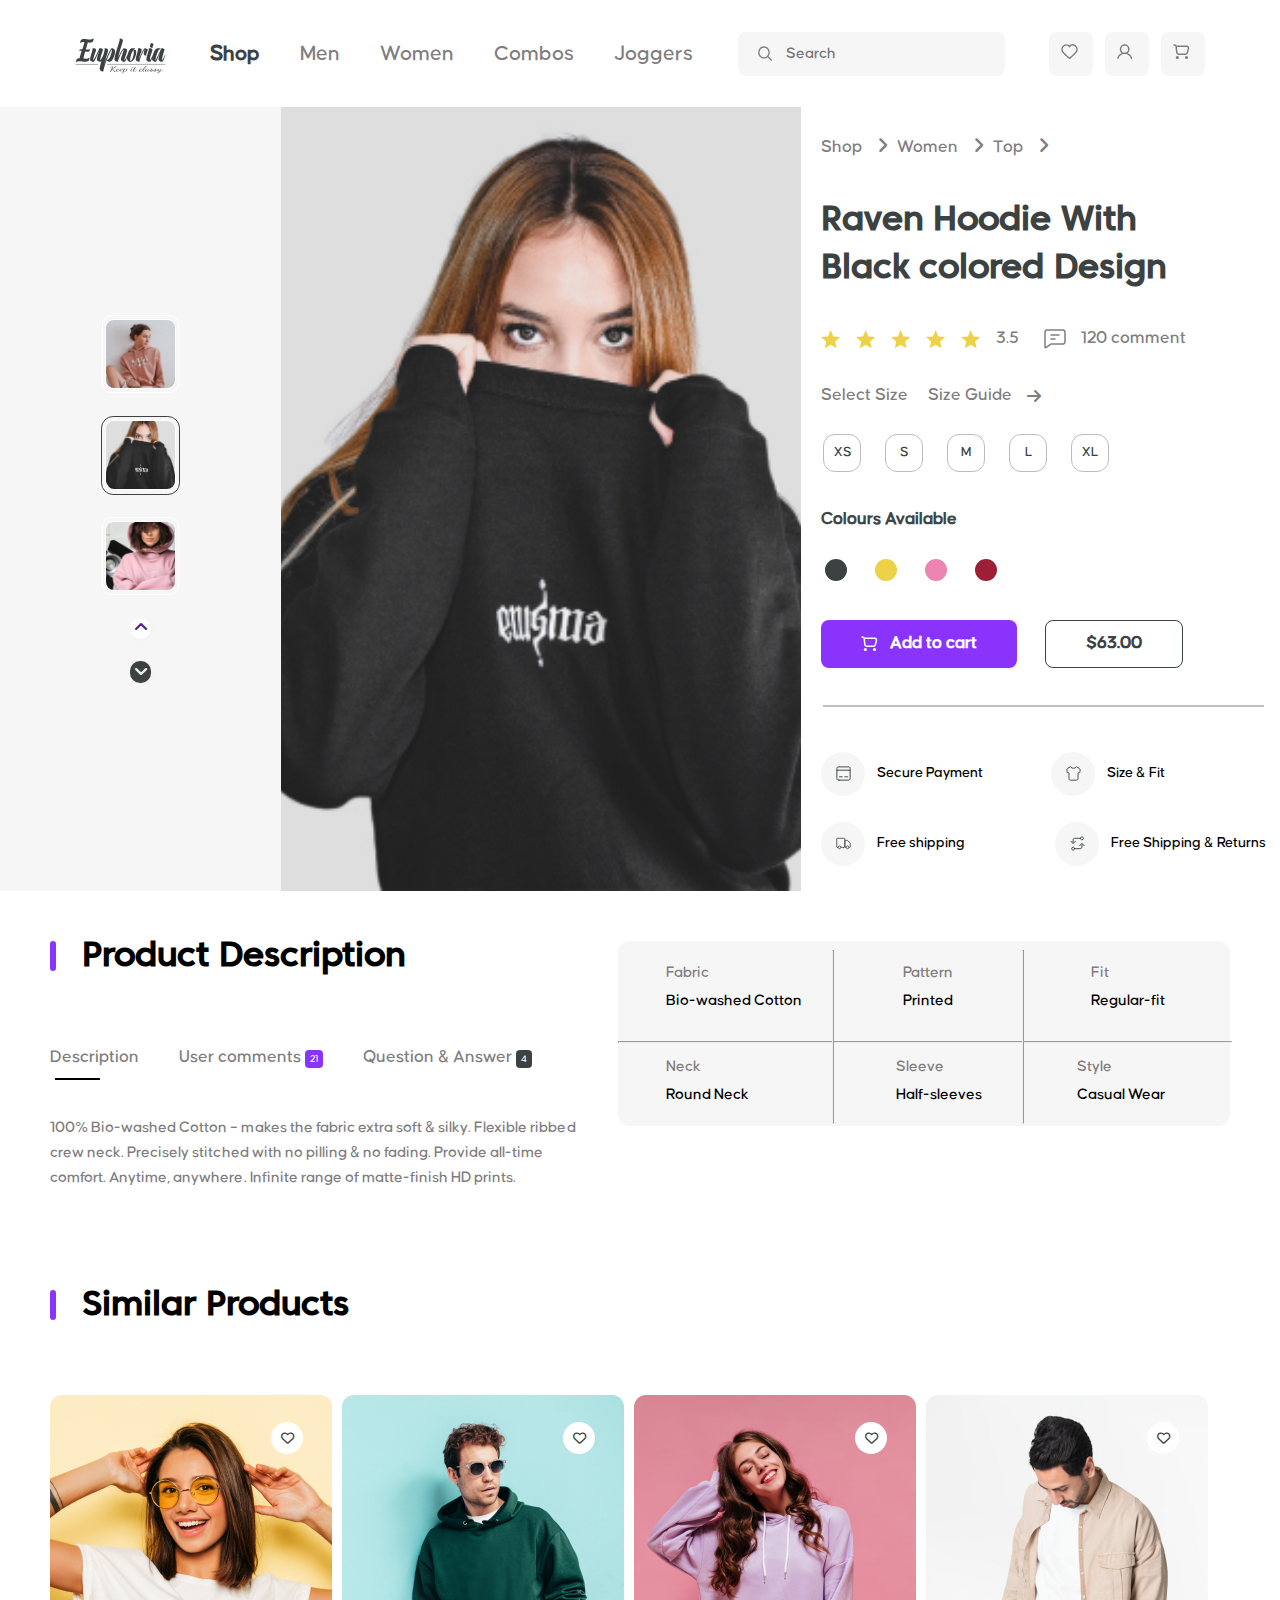
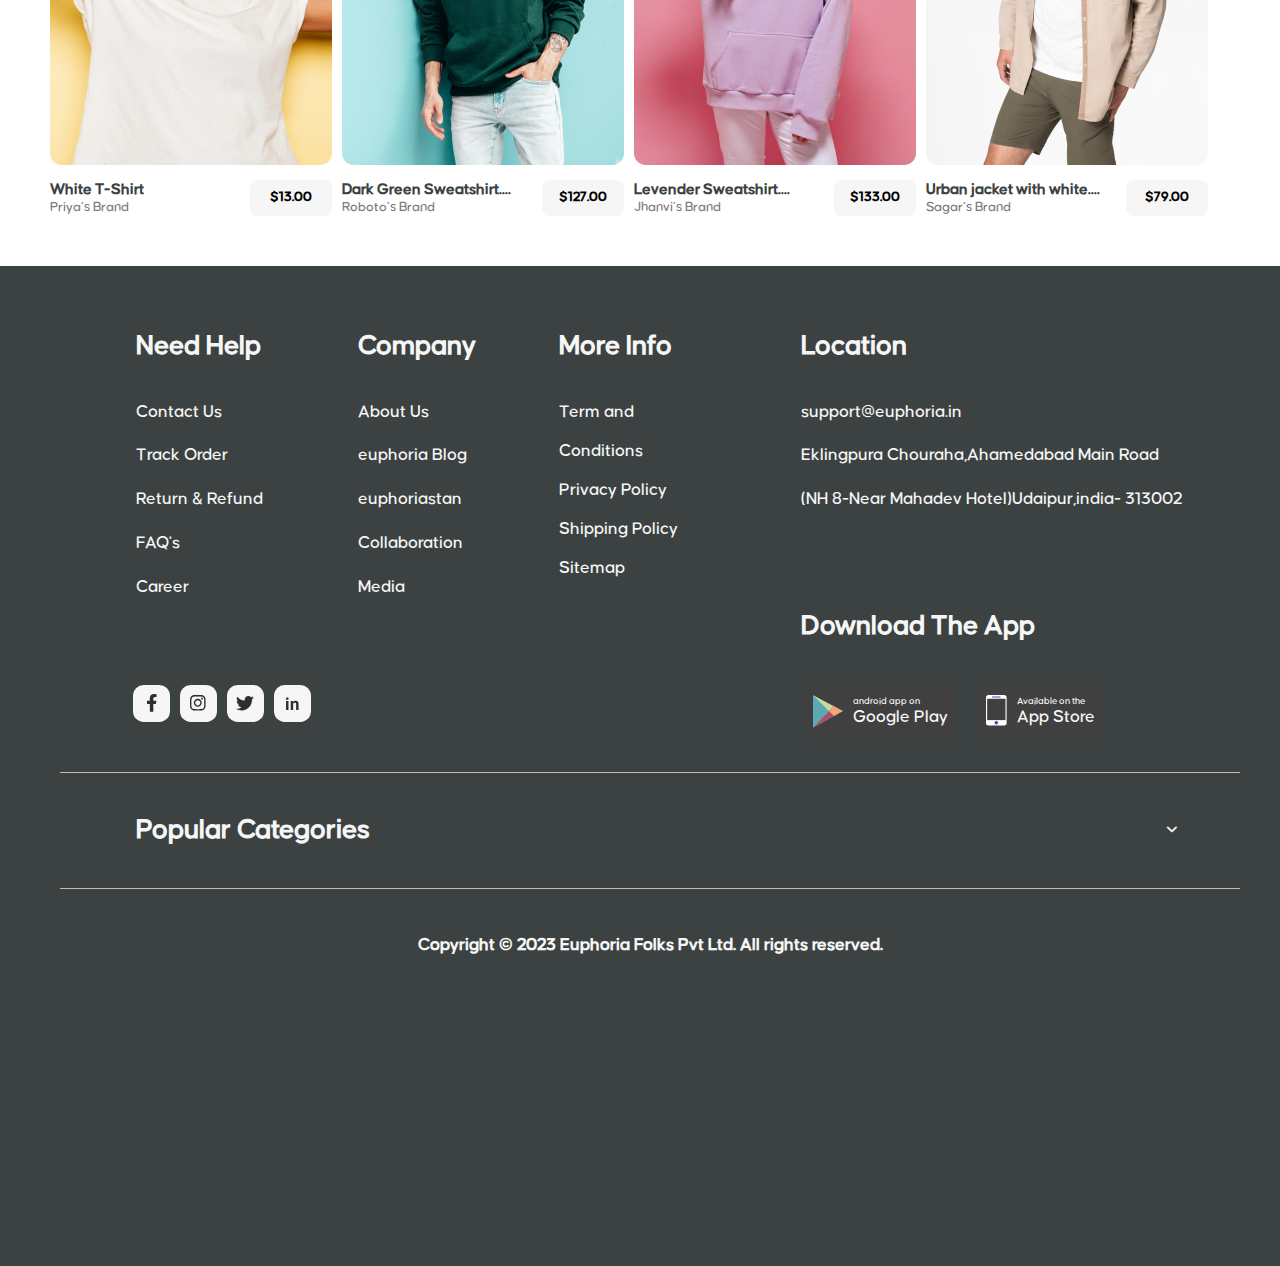
<file: product.html>
<!DOCTYPE html>
<html lang="en">
<head>
  <meta charset="UTF-8">
  <meta name="viewport" content="width=device-width, initial-scale=1.0">
  <title>product details</title>
  <link rel="stylesheet" href="https://cdnjs.cloudflare.com/ajax/libs/font-awesome/6.0.0-beta3/css/all.min.css">

  <link rel="stylesheet" href="https://cdnjs.cloudflare.com/ajax/libs/font-awesome/6.4.2/css/all.min.css">
  <link rel="preconnect" href="https://fonts.googleapis.com">
  <link rel="preconnect" href="https://fonts.gstatic.com" crossorigin>
  <link href="https://fonts.googleapis.com/css2?family=Baloo+2:wght@400..800&family=Montserrat:ital,wght@0,100..900;1,100..900&family=Roboto:ital,wght@0,100;0,300;0,400;0,500;0,700;0,900;1,100;1,300;1,400;1,500;1,700;1,900&display=swap" rel="stylesheet">
  <link href="https://cdnjs.cloudflare.com/ajax/libs/font-awesome/6.0.0-beta3/css/all.min.css" rel="stylesheet">
  <link rel="stylesheet" href="style1.css">
  <link rel="stylesheet" href="responsive1.css">
</head>
<body>
  <header class="header">
    <div class="container">
      <div style="display: flex; align-items: center; gap: 15px;">
        <i class="fa-solid fa-bars" id="menuBar" style="color: #3C4242;" onclick="menutoggle()"></i>
      <a href=""><h1 class="Euphoria"><img src="images/Logo.svg" alt="Euphoria"></h1></a>
    </div>
      <div class="navbuttons">
      <ul id="menuList">
        <li><a href="#" style="color: #3C4242; font-weight: 700;">Shop</a></li>
        <li><a href="#">Men</a></li>
        <li><a href="#">Women</a></li>
        <li><a href="#">Combos</a></li>
        <li><a href="#">Joggers</a></li>
      </ul>
    </div>
      <div class="search">
        <img src="images/search.svg" alt="Search icon" class="lens">
        <input type="text" name="" id="searchbar" placeholder="Search">
      </div>
      <div class="navitems">
        <div class="profileitems" id="pfsearch">
          <img src="images/search.svg" alt="Search icon" class="pfli">
        </div>
        <div class="profileitems">
          <img src="images/wishlist.svg" alt="wishlist" class="pfli">
        </div>
        <div class="profileitems">
          <img src="images/account.svg" alt="Account" class="pfli">
        </div>
        <div class="profileitems">
          <img src="images/cart.svg" alt="Cart" class="pfli">
        </div>
      </div>
    </div>
  </header>

  <section class="productoverview">
    <div class="slide">
        <div class="gallary">
            <img src="images/img-25.jpg" alt="Slide Image1"  onclick="changeImage(this)">
          </div>
        <div class="gallary" id="gallarymid">
          <img src="images/img-16.jpg" alt="Slide Image2"onclick="changeImage(this)" >
        </div>
        <div class="gallary">
          <img src="images/img-26.jpg" alt="Slide Image3"onclick="changeImage(this)">
        </div>
        <div class="gupicon">
          <a href=""><i class="fa-solid fa-angle-up"></i></a>
        </div>
        <div class="gdownicon">
          <a href=""><i class="fa-solid fa-angle-down" style="color: #f6f6f6;"></i></a>
        </div>
    </div>

    <div class="productimage">
      <img class="mainimage"  src="images/img-16.jpg" alt="Product Image">
    

    <div class="productinformations">
      <div class="productPath">
        <ul>
          <a href=""><li>Shop</li></a><i class="fa-solid fa-angle-right"></i>
          <a href=""><li>Women</li></a><i class="fa-solid fa-angle-right"></i>
          <a href=""><li>Top</li></a><i class="fa-solid fa-angle-right"></i>
        </ul>
      </div>
      <div>
      <h1 class="productTitle">Raven Hoodie With 
        Black colored Design</h1></div>

        <div class="comments">
          <div class="rating">
            <img src="images/star.svg" alt="Star">
            <img src="images/star.svg" alt="Star">
            <img src="images/star.svg" alt="Star">
            <img src="images/star.svg" alt="Star">
            <img src="images/star.svg" alt="Star">
            <p>3.5</p>
          </div>
          <div class="comment">
            <img src="images/message.svg" alt="message">
            <p>120 comment</p>
          </div>
        </div>

        <div class="sizecollections">
          <div class="sizehead">
            <p>
              Select Size
            </p>
            <div class="sizeguide">
              <p>Size Guide </p>           
              <i class="fa-solid fa-arrow-right"></i>
            </div>
          </div>
          <div class="sizes">
            <div class="sizediv">
              <button class="size">XS</button>
            </div>
            
            <div class="sizediv">
              <button class="size">S</button>
            </div>
            <div class="sizediv">
              <button class="size">M</button>
            </div>
            <div class="sizediv">
              <button class="size">L</button>
            </div>
            <div class="sizediv">
              <button class="size">XL</button>
            </div>
          </div>
        </div>

        <div class="colorsection">
          <h1 class="colorhead">Colours Available</h1>
          <div class="colorpalate">
            <div class="color">
                <div class="black innercolor"></div>
            </div>
            <div class="color">
              <div class="yellow innercolor"></div>
            </div>
            <div class="color">
              <div class="pink innercolor"></div>
            </div>
            <div class="color">
              <div class="red innercolor"></div>
            </div>
          </div>
        </div>

        <div class="addtocart">
          <button class="add"><img src="images/cart (1).svg" alt="Cart icon">Add to cart</button>
          <button class="pricebutton">$63.00</button>
        </div>
        <hr style="border: 1px solid #BEBCBD;margin: 2px;">
        <div class="moreoptions">
        <div class="options">
          <div class="option">
            <div class="optnicon">
              <img src="images/credit card.svg" alt="Credit Card"style="width: 15px;height: 15px;">
            </div>
            <span class="optncap">Secure Payment</span>
          </div>
          <div class="option">
            <div class="optnicon">
              <img src="images/Size&Fit.svg" style="width: 15px;height: 15px;" alt="Size&Fit">
            </div>
            <span class="optncap">Size & Fit</span>
          </div>
          </div>
          <div class="options" id="optn2">
          <div class="option">
            <div class="optnicon">
              <img src="images/truck.svg" alt="Truck"style="width: 15px;height: 15px;">
            </div>
            <span class="optncap">Free shipping</span>
          </div>
          <div class="option">
            <div class="optnicon">
              <img src="images/Free-Shipping&Returns.svg" alt="Free-Shipping&Returns"style="width: 15px;height: 15px;">
            </div>
            <span class="optncap">Free Shipping & Returns</span>
          </div>
        </div>
        </div>
    </div>
  </div>
  </section>

  <section class="description">
    <div class="padding">
      <div class="leftdescription">
        <div class="subTitle">
          <div class="purple"></div>
          <h1 class="subHead">Product Description</h1>
        </div>
        <div class="navigate">
          <ul>
            <a href=""><li>Description</li></a>
            <a href=""><li>User comments <span class="cmnt">21</span></li></a>
            <a href=""><li>Question & Answer <span class="qna">4</span></li></a>
          </ul>
        </div>
        <hr style="margin: 0px; width: 43px; border: 1.4px solid #000000;margin: 5px;">
        <p class="productdetails">100% Bio-washed Cotton – makes the fabric extra soft & silky. Flexible ribbed crew neck. Precisely stitched with no pilling & no fading. Provide  all-time comfort. Anytime, anywhere. Infinite range of matte-finish HD prints.</p>
    </div>
    <div class="rightporion">
      <div class="right">
        <hr class="middlepart">
        <div class="flexes">
          
          <div class="toppart">
            <div id="one" class="metrl">
              <p class="meterials">Fabric</p>
              <p class="meterial">Bio-washed Cotton</p>
            </div>
            <div class="two metrl">
              <p class="meterials">Pattern</p>
              <p class="meterial">Printed</p>
            </div>
            <div class="three metrl">
              <p class="meterials">Fit</p>
              <p class="meterial">Regular-fit</p>
            </div>
          </div>
          <div class="downpart">
            <div id="one" class="metrl">
              <p class="meterials">Neck</p>
              <p class="meterial">Round Neck</p>
            </div>
            <div class="two metrl">
              <p class="meterials">Sleeve</p>
              <p class="meterial">Half-sleeves</p>
            </div>
            <div class="three metrl">
              <p class="meterials">Style</p>
              <p class="meterial">Casual Wear</p>
            </div>
          </div>
          <hr class="colm1">
          <hr class="colm2">
        </div>
      </div>
    </div>
    
  </div>
  </section>

  <section class="similarproducts">
    <div class="padding">
      <div class="subTitle">
        <div class="purple"></div>
        <h1 class="subHead">Similar Products</h1>
      </div>

      <div id="similarproductflex"></div>
    </div>
  </section>

  <footer>
    <div class="padding">
      <div class="innerbox">
        <div class="links">
          <div class="sec" id="help">
            <h5>Need Help</h5>
            <div class="innersec">
              <a href=""><p>Contact Us</p></a>
              <a href=""><p>Track Order</p></a>
              <a href=""><p>Return & Refund</p></a>
              <a href=""><p>FAQ's</p></a>
              <a href=""><p>Career</p></a>
            </div>
          </div>
          <div class="sec" id="company">
            <h5>Company</h5>
              <div class="innersec">
                <a href=""><p>About Us</p></a>
                <a href=""><p>euphoria Blog</p></a>
                <a href=""><p>euphoriastan</p></a>
                <a href=""><p>Collaboration</p></a>
                <a href=""><p>Media</p></a>
              </div>
          </div>
          <div class="sec" id="moreinfo">
            <h5>More Info</h5>
            <div class="innersec">
              <a href=""><p>Term and Conditions</p></a>
              <a href=""><p>Privacy Policy</p></a>
              <a href=""><p>Shipping Policy</p></a>
              <a href=""><p>Sitemap</p></a>
            </div>
          </div>
          <div class="sec" id="location">
            <h5>Location</h5>
            <div class="innersec">
              <a href=""><p>support@euphoria.in</p></a>
              <a href=""><p>Eklingpura Chouraha,Ahamedabad Main Road</p></a>
              <a href=""><p>(NH 8-Near Mahadev Hotel)Udaipur,india- 313002</p></a>
            </div>
          </div>
        
          <div class="download">
            <p>Download The App</p>
          </div>
        

          <div class="app">
            <div class="playstore">
              <div class="playstoreicon">
                <img src="images/playstore.svg" alt="PlayStore">
              </div>
              <div class="googleplay">
                <a href=""><p>android app on</p></a>
                <a href=""><p class="appname">Google Play</p></a>
              </div>
            </div>

            <div class="applestore">
              <div class="appstoreicon">
                <img src="images/phone.svg" alt="Phone">
              </div>
              <div class="apple">
                <a href=""><p>Available on the</p></a>
                <a href=""><p class="appname">App Store</p></a>
              </div>
            </div>
          </div>

          <div class="social">
            <div class="facebook">
              <img src="images/facebook.svg" alt="facebook">
            </div>
            <div class="insta">
              <img src="images/instagram.svg" alt="instagram">
            </div>
            <div class="twitter">
              <img src="images/twitter.svg" alt="twitter">
            </div>
            <div class="linkedin">
              <img src="images/linkedin.svg" alt="linkedin">
            </div>
          </div>
          </div>

          <div class="topdown">
            <div class="Populardiv">
              <div class="popularflex">
                <p class="Popular">Popular Categories</p>
                <button class="dropdownbutton" id="dropdownbutton">
                  <i class="fa-solid fa-angle-down" style="color: #f6f6f6;" id="downicon"></i>
                </button>
              </div>
  
              <div class="dropdownlist" id="drop">
                    <a href="" class="dropitem"><p>Term and Conditions</p></a>
                    <a href=""class="dropitem"><p>Privacy Policy</p></a>
                    <a href=""class="dropitem"><p>Shipping Policy</p></a>
                    <a href=""class="dropitem"><p>Sitemap</p></a>
                
              </div>
            </div>
            <div class="cop">
              <p class="Copyright">Copyright © 2023 Euphoria Folks Pvt Ltd. All rights reserved.</p>
            </div>
            
          </div>
         
      </div>
    
  </footer>

  <script src="script1.js"></script>
</body>
</html>
</file>
<file: style1.css>
@font-face {
  font-family: Core Sans C;
  src: url(/fonts/CoreSansC-55Medium.ttf);
}
@font-face {
  font-family: Causten;
  src: url(/fonts/Causten-Medium.otf);
}
.montserrat-montserrat {
  font-family: "Montserrat", serif;
  font-optical-sizing: auto;
  font-style: normal;
}
button,.rating img,.brands img{
  cursor: pointer;
}
p ,h1,h2,h3,h4,h5,div,h6{
  margin: 0px;
}
body a{
  text-decoration: none;
}
body{
  font-family:'Core Sans C';
  margin: 0px;
  padding: 0px;
  height: auto;
}
.padding{
padding: 50px 100px 50px 102px;
box-sizing: border-box;
}
.Euphoria{
  margin: 0px;
  width: 91.16px;
  height: 45px;
}
.Euphoria img{
  height: 45px; 
  width: 91.16px;
  cursor: pointer;
}
ul{
  font-family:'Causten' ;
  font-size: 22px;
  font-weight: 500;
  line-height: 26.4px;
  padding: 0px;
  list-style: none;
}
ul li a{
  text-decoration: none;
  transition:0.1s;
}
.navbuttons ul li a,.productPath ul a,.productPath ul i ,.navigate ul li{
  color:#807D7E;
}
.navbuttons ul,.productPath ul,.navigate ul{
  display: flex;
  margin: 0px;
  height: 26px;
  gap: 40px;
}
.header{
  position: relative;
  z-index: 1;
  box-sizing: border-box;
  background-color: white;
}
.container{
  padding: 31px 100px;
}
.container,.navbuttons,.navitems{
  display: flex;
  align-items: center;
  justify-content: space-between;
  align-items: center;
}
.navitems,.search{
  gap: 12px;
}
.search{
  width: 267px;
  height: 44px;
  padding: 12px 20px;
  border:none;
  background-color: #F6F6F6;
  box-sizing: border-box;
  display: flex;
  align-items: center;
  cursor: pointer;
  border-radius: 8px;
}
#searchbar{
  font-family: 'Causten';
  font-size: 16px;
  font-weight: 400;
  height: 19px;
  border: none;
  background-color: #F6F6F6;
  width: 49px;
}
.lens{
  height: 14.17px;
  width: 14.17px;
}
#pfsearch{
  display: none;
}
.fa-bars{
  display: none;
}
.navitems{
  width:156px ;
  height: 44px;
}
.profileitems{
  height:44px ;
  width: 44px;
  border-radius: 8px;
  padding: 12px;
  background-color: #F6F6F6;
  box-sizing: border-box;
  cursor: pointer;
}
.prfli{
  width: 20px;
  height: 20px;
}
ul li a:active,ul li a:hover,.productPath ul a li:active,.productPath ul a li:hover,.productPath ul i:hover,.navigate ul li:hover,.navigate ul li:active {
  color: #3C4242; 
  font-weight: 700;
 }
.productoverview{
  height: auto;
  display: flex;
  position: relative;
}
.slide{
  display: flex;
  flex-direction: column;
  gap: 22.68px;
  align-items: center;
  justify-content: center;
  width: 281px;
  height: 784px;
  background-color: #F6F6F6;
  position: relative;
}
.gallary{
  display: flex;
  justify-content: center;
  align-items: center;
  width: 75.6px;
  height: 75.6px;
  border-radius: 9.07px;
  border: 0.53px solid #FFFFFF;
  transition: all 0.2s ease;
}
#gallarymid,.gallary:hover,.gallary:active{
  border: 0.76px solid #3C4242;
  width: 77.11px;
  height: 77.11px;
  border-radius:12.1px ;
}
.gallary img{
  width:68.04px ;
  height: 68.04px;
  object-fit: cover;
  border-radius: 9.07px;
  border: 0.53px solid #FFFFFF;
}
.gdownicon,.gupicon{
  display: flex;
  align-items: center;
  justify-content: center;
  width: 21.17px;
  height: 21.17px;
  border-radius: 10px;
  box-shadow: 0.76px 0.76px 3.02px 0px #0000000A;
  background-color: #FFFFFF;
  align-items: center;
  position: relative;
  cursor: pointer;
}
.gallaryicon i{
  width: 5.29px;
  height: 8.23px;
}
.gdownicon{
  background-color: #3C4242;
}
.productimage{
  display: flex;
  gap: 20px;
  position: relative;
  height: auto;
}
.mainimage{
  height: auto;
  width: 520px;
  object-fit: cover;
  left: 214px;
}
.productinformations{
  display: flex;
  flex-direction: column;
  gap: 35px;
  left: 808px;
  padding-top: 30px;
  height: inherit;
}
.productPath ul{
  gap: 15px;
  font-size: 18px;
  font-family: 'Causten';
  line-height: 21.6px;
  font-weight: 500;
}
.productPath ul a li{
  transition: all ease;
}
.productPath ul i{
  width:5px;
  height: 10.14px;
}
.productTitle{
  font-weight: 600;
  font-size: 34px;
  line-height: 47.6px;
  color:#3C4242;
  letter-spacing: 2%;
  width: 393px;
}
.comments{
  height: 22px;
  display: flex;
  gap: 25px;
  align-items: center;
}
.comment,.rating,.sizeguide{
  display: flex;
  gap: 15px;
  align-items: center;
}
.comment p,.rating p{
  font-family: 'Causten';
  font-size: 18px;
  font-weight: 500;
  line-height: 21.6px;
  color: #807D7E;
}
.sizecollections{
  display: flex;
  flex-direction: column;
  gap: 25px;
}
.sizehead{
  display: flex;
  gap: 20px;
  align-items: center;
}
.sizehead p{
  font-family: 'Causten';
  font-size: 18px;
  font-weight: 500;
  line-height: 21.6px;
  color: #807D7E;
  transition: all  ease;
}
.sizeguide i{
  color: #807D7E;
  transition: all ease;
}
.sizehead p:hover,.sizehead p:active,.sizeguide i:hover,.sizeguide i:active{
  font-weight:600 ;
  color: #3F4646;
}
.sizes{
  display: flex;
  gap: 20px;
}
.sizediv{
  width: 42px;
  height: 42px;
  display: flex;
  justify-content: center;
  align-items: center;
}
.size{
  width: 38px;
  height: 38px;
  border-radius: 12px;
  border: 1.5px solid #BEBCBD;
  display: flex;
  justify-content: center;
  align-items: center;
  background-color:#FFFFFF;
  font-family: 'Causten';
  font-size: 14px;
  font-weight: 500;
  color: #3C4242;
  line-height: 16.8px;
  transition: all ease;
}
.size:hover,.size:active{
  background-color: #3C4242;
  color: #FFFFFF;
}
.colorpalate{
  display: flex;
  gap:20px ;
  height: 30px;
}
.colorsection{
  display: flex;
  gap: 25px;
  flex-direction: column;
}
.colorhead{
  font-family:"Causten";
  font-Weight:600;
  font-size: 18px;
  line-height:21.6px;
  color: #3F4646;
}
.color{
  display: flex;
  align-items: center;
  justify-content: center;
  width: 30px;
  height: 30px;
  border-radius: 15px;
  transition: all ease;
}
.color:hover,.color:active{
  border: 1px solid #3F4646;
}
.innercolor{
  width: 22px;
  height: 22px;
  border-radius: 11px;
}
.black{
  background-color: #3C4242;
}
.yellow{
  background-color: #EDD146;
}
.pink{
  background-color:#EB84B0 ;
}
.red{
  background-color: #9C1F35;
}
.addtocart{
  width: 362px;
  justify-content: space-between;
  display: flex;
}
.add,.pricebutton{
  padding: 12px 40px;
  border-radius: 8px;
  display: flex;
  gap: 12px;
  font-family: 'Causten';
  font-size: 18px;
  font-weight: 700;
  line-height: 21.6px; 
}
.add{
  background-color:#8A33FD ;
  color: #FFFFFF;
  border: none;
  font-weight: 600;
  align-items: center;
}
.pricebutton{
  border: 1px solid #3C4242;
  color: #3C4242;
  background-color: #FFFFFF;
}
.options{
  display: flex;
  gap: 68px;
  padding-top: 5px;
}
.option{
  display: flex;
  gap: 16px;
  height: 50px;
  align-items: center;
}
.optnicon{
  display: flex;
  justify-content: center;
  align-items: center;
  width: 44px;
  height:44px;
  border-radius: 22px;
  background-color: #F6F6F6;
  cursor: pointer;
}
.optncap{
  font-family: "Causten";
font-weight: 500;
font-size: 18px;
line-height: 21.6px;
}
#optn2{
  padding-top: 20px;
  gap: 90px;
}
.padding{
  padding: 100px;
  position: relative;
}
.subTitle{
  display: flex;
  gap: 26px;
  margin-bottom: 72px;
}
.purple{
  width: 6px;
  height: 30px;
  border-radius: 10px;
  background-color: #8A33FD;
}
.subHead{
  font-size: 34px;
  font-weight: 600;
  line-height: 33.5px;
  letter-spacing: 2%;
}
.navigate ul a li{
  font-family: 'Causten';
  font-size: 18px;
  font-weight: 400;
  line-height: 21.6px;
  transition: all ease;
}
.navigate ul a li:hover,.navigate ul a li:active{
  font-weight: 500;
  padding-bottom:10px ;
}
.cmnt,.qna{
  width: 20px;
  height: 20px;
  padding: 4px 5px;
  font-family: 'Causten';
  font-size: 10px;
  line-height: 12px;
  font-weight: 500;
  background-color: #8A33FD;
  color: #FFFFFF;
  border-radius: 4px;
}
.qna{
  background-color:#3C4242 ;
}
.description .padding{
  display: flex;
  justify-content: space-between;
  gap: 26px;
}
.productdetails{
  font-family: 'Causten';
  font-weight: 400;
  font-size: 16px;
  line-height: 25px;
  color: #807D7E;
  letter-spacing: .02px;
  padding-top: 30px;
}
.rightporion{
  position: relative;
}
.right{
  width: 612px;
  height: 185px;
  background-color:#F6F6F6 ;
  border-radius: 12px;
  box-sizing: content-box;
}
.middlepart{
  position: absolute;
  top: 92px;
  width: 612.0000000000023px;
}

 .toppart,.downpart{
  display: flex;
  justify-content: space-between;
  align-items: center;
}

.flexes{
  width: 516px;
  height: 172px;
  position: relative;
  left: 48px;
  top: 7px;
  display: flex;
  justify-content: space-between;
  flex-direction: column;
}
.toppart div,.downpart div{
  padding: 17px ;
  height: 44px;
}
#one{
  padding-left: 0px;
  width: 138px;
}
.two{
  width: 89px;
}
.colm1,.colm2{
  position: absolute;
  width: 172px;
  top: 80px;
  left: 80px;
  rotate: 90deg;
}
.colm2{
  left: 270px;
}
.flexes p{
  font-family: 'Causten';
  font-weight: 400;
  font-size: 16px;
  line-height: 16px;
  letter-spacing: .02px;
}
.metrl{
  display: flex;
  flex-direction: column;
  justify-content: space-between;
}
.meterials{
  color: #807D7E;
}
.meterial{
  font-weight: 500;
}
#similarproductflex{
  left: -2px;
  display: flex;
  gap: 36px;
  margin: 0px;
}
.griditem{
  display: flex;
  flex-direction: column;
  gap: 14.52px;
  border-radius: 8px;
  overflow: hidden;
  position: relative;
}
.wishlistbutton{
  display: flex;
  align-items: center;
  justify-content: center;
  position: absolute;
  top:26.73px ;
  left:228.95px ;
  width: 32.36px;
  height: 32.36px;
  border-radius: 100%;
  border: none;
  background-color: #FFFFFF;
}
.like{
  width: 13.75px;
  height: 12.22px;
  cursor: pointer;
  transition: background-color 0.3s;
  color: #3C4242;
}
.prodescription{
  display: flex;
}
.lpinfo{
  font-size:16px ;
  font-weight:600 ;
  font-family:'Causten' ;
  line-height: 19.2px;
  color:#3C4242 ;
}
.brandname{
  font-size: 14px;
  font-weight:500 ;
  font-family:'Causten' ;
  line-height: 16.8px;
  color:#807D7E ;
}
.price{
  position: absolute;
  right: 0px;
  width: 82.31px;
  height: 36.58px;
  border-radius: 8px;
  border: none;
  background-color: #F6F6F6;
  font-family: 'Causten';
  font-size: 14px;
  font-weight: 700;
  line-height: 16.8px;
  text-align: center;
}
footer .padding{
  min-height:900px;
  background-color: #3C4242; 
  color: #F6F6F6;
}
footer .padding{
  box-sizing: inherit;
}
footer a{
  color: #F6F6F6;
}
.innerbox{
  padding-left: 10px;
  position: relative;
}
.links{
  display: flex;
  padding-left: 76px;
  gap: 80px;
}
.sec h5,footer h1,.download,.populars p{
  font-family: 'Causten';
  font-size: 28.58px;
  font-weight: 700;
  line-height: 61.99px;
}
.sec p{
  font-family: 'Causten';
  font-size: 18px;
  font-weight: 500;
  line-height: 39.04px;
}
footer .download{
  position: absolute;
  left: 751px;
  top: 280px;
}
.sec,.innersec{
  display: flex;
  flex-direction: column;
}
.sec{
  gap: 15px;
}
.innersec{
  justify-content: space-between;
}
#help{
  height: 292px;
  width: 142px;
}
#company{
  height: 292px;
  width: 121px;
}
#moreinfo{
  height: 248px;
  width: 162px;
}
#location{
  height: 204px;
  width: 394px;
}
#help .innersec,#company .innersec{
 height: 215px;
}
#moreinfo #innersec{
  height: 171px;
}
#location .innersec{
  height: 127px;
}
.app,.playstore,.applestore{
  display: flex;
  padding: 9.14px 8.67px;
  box-sizing: border-box;
}
.app{
  position: absolute;
  left: 746px;
  top: 361px;
  gap: 21.24px;
}
.playstore,.applestore{
  gap: 3.56px;
  background-color: #404040;
  border-radius: 12px;
}
.playstoreicon,.playstoreicon img{
  width: 29.65px;
  height: 32.98px;
}
.googleplay{
  padding-left: 6px;
}
.googleplay p,.googleplay .appname,.apple p{
  font-family: 'Causten';
  font-size: 10px;
  font-weight: 400;
  line-height: 12px;
}
.googleplay .appname,.applestore .appname{
  font-size: 18px;
  line-height: 21.6px;
}
.appstoreicon,.applestore img{
  width: 20.62px;
  height: 31.63px;
}
.applestore{
  gap: 10.43px;
}
.social{
  position: absolute;
  left: 83px;
  top: 369px;
  display: flex;
  gap: 9.97px;
}
.social div{
  display: flex;
  align-items: center;
  justify-content: center;
  width: 37.02px;
  height: 37.02px;
  background-color: #F6F6F6;
  border-radius: 10.68px;
  cursor: pointer;
  transition: all 0.2s ease;
}
.Populardiv{
  width: auto;
  border-bottom: 1px solid #BEBCBD;
  border-top: 1px solid #BEBCBD;
}
.topdown{
  position: absolute;
  top: 456px;
  width: 100%;
  flex-direction: column;
  justify-content: center;
}
.popularflex{
  position: relative;
  padding: 29px 76px;
}
.dropdownbutton{
  position: absolute;
  left: 1187.81px;
  top: 48px;
  background-color: transparent;
  border: none;
}
.dropdownlist{
  display: none;
} 
.Popular{
  font-family: 'Causten';
  font-size: 28.58px;
  font-weight: 700;
  line-height: 57.16px;
}
 .Copyright{
  padding-top: 39px;
  display: flex;
  justify-content: center;
  font-family: 'Causten';
  font-size: 18px;
  font-weight: 700;
  line-height: 36px;
 }

 ul li a:active,ul li a:hover{
  color: #3C4242; 
  font-weight: 700;
 }

.facebook:hover{
  background-color: #1877F2;
}
.insta:hover{
  background: linear-gradient(5deg, #833AB4, #E1306C, #FD1D1D, #F77737, #FFC837);
}
.twitter:hover{
  background-color: #1DA1F2;
}
.linkedin:hover{
  background-color: #0077B5;
}
</file>
<file: responsive1.css>
@media(max-width: 1435px){
  .rightimage,.leftimage {
    width: 610px;
    height: 610px;
  }
  .newArrivalitemsSlide{
    gap: 18px;
  }
  #newArrivals,#limelightflex,#similarproductflex{
    gap: 30px;
  }
  #imagegrid, #Womensitems{
    gap: 40px;
  }
  .brandbody{
    padding: 43.84px 50.98px 53.88px;
  }
}
@media(max-width: 1420px){
  #slideright{
    left: 1335px;
  }
  .rightimage,.leftimage,.sec1,.sec2 {
    width: 590px;
  }
  #limelightflex,#Womensitems{
    gap: 30px;
  }
  .dropdownbutton{
    left: 1100px;
  }
  #limelightflex,#newArrivals,#similarproductflex{
    gap: 22px;
  }
  #imagegrid{
    gap: 35px;
  }
}
@media(max-width: 1400px){
  .sec1, .sec2,.rightimage, .leftimage  {
    width: 570px;
  }
  .newArrivalitemsSlide {
    gap: 12px;
  }
  #imagegrid {
    gap: 30px;
  }
  #limelightflex,#similarproductflex{
    gap: 20px;
  }
}
@media(max-width:1385px){
  #limelightflex,#similarproductflex{
    gap: 15px;
  }
}
@media(max-width:1375px){
  #imagegrid,#Womensitems{
    gap: 22px;
  }
  #limelightflex,#similarproductflex{
    gap: 10px;
  }
  #slideright {
    left: 1300px;
  }
}
@media(max-width:1365px){
  #newArrivals {
    gap: 15px;
  }
  .newArrivalitemsSlide {
    gap: 10px;
  }
  #similarproductflex{
    gap: 5px;
  }
  #imagegrid {
    gap: 18px;
  }
}
@media(max-width:1355px){
  #Womensitems{
    gap: 15px;
  }
  #limelightflex {
    gap: 5px;
  }
}
@media(max-width:1345px){
  .sec1, .sec2 {
    width: 550px;
  }
  .newArrivalitemsSlide {
    gap: 5px;
  }
  #newArrivals {
    gap: 12px;
  }
  #limelightflex,#similarproductflex {
    gap: 3px;
  }
  #imagegrid {
    gap: 13px;
  }
  .rightimage, .leftimage {
    width: 580px;
    height: 570px;
  }
}
@media(max-width:1340px){
  .padding{
    padding: 50px 75px;
  }
  #slideright {
    left: 1250px;
  }
  #newArrivals {
    gap: 30px;
  }
  #limelightflex {
   gap: 18px;
  }
  #similarproductflex{
    gap: 15px;
  }
  .dropdownbutton {
    left: 1100px;
  }
}
@media(max-width:1330px){
  #newArrivals {
    gap:18px;
  }
  .newArrivalitemsSlide {
    gap: 15px;
  }
  .rightimage, .leftimage {
    width: 580px;
  }
  #limelightflex,#similarproductflex {
    gap: 10px;
  }
  .slidebar {
    left: 600px;
  }
}
@media(max-width:1320px){
  .optncap {
    font-size: 15px;
}
}
@media(max-width:1310px){
  .newArrivalitemsSlide {
    gap: 10px;
  }
  #newArrivals {
    gap: 12px;
  }
  .rightimage, .leftimage {
    width: 560px;
    height: 560px;
  }
  #imagegrid, #Womensitems,#similarproductflex{
    gap: 8px;
  }
  #limelightflex {
    gap: 5px;
  }
}
@media(max-width:1300px){
  .container {
    padding: 31px 75px;
  }
  .padding{
    padding: 50px;
  }
  .rightimage, .leftimage {
    width: 590px;
  }
  #imagegrid, #Womensitems,#newArrivals {
    gap: 28px;
  }
  #similarproductflex{
    gap: 20px;
  }
  .wishlistbutton{
    left: 220.95px;
  }
}
@media(max-width:1290px){
  #slideright {
    left: 1200px;
  }
  .slidebar {
    left: 580px;
  }
  #limelightflex {
    gap: 10px;
  }
  #similarproductflex{
    gap: 18px;
  }
}
@media(max-width:1280px){
  #newArrivals,#imagegrid, #Womensitems {
    gap: 23px;
  }
  .rightimage, .leftimage {
    width: 580px;
  }
  #similarproductflex{
    gap: 10px;
  }
  .option {
    gap: 12px;
  }
}
@media(max-width:1270px){
  .options {
    gap: 50px;
  }
  #optn2 {
    padding-top: 20px;
    gap: 70px;
  }
}
@media(max-width:1260px){
  #imagegrid, #Womensitems {
    gap: 18px;
  }
  #newArrivals{
    gap: 10px;
  }
  .rightimage, .leftimage {
    width: 570px;
  }
  .slidebar{
    left: 560px;
  }
  #limelightflex,#similarproductflex {
    gap: 5px;
  }
  .optncap{
    font-size: 15px;
  }
  #optn2 {
    padding-top: 20px;
    gap: 50px;
  }
  .options {
    gap: 30px;
  }
}
@media(max-width:1240px){
  #imagegrid, #Womensitems {
      gap: 10px;
  }
  .rightimage, .leftimage {
    width: 560px;
  }
  #slideright {
    left: 1150px;
  }
  .image{
    width: 253px;
  }
  #newArrivals{
    gap: 20px;
  }
  #limelightflex .gimg,#similarproductflex .gimg{
    width: 270px;
  }
  .dropdownbutton {
    left: 1000px;
  }
  #similarproductflex{
    gap: 12px;
  }
}
@media(max-width:1230px){
    .option{
      gap: 5px;
    }
}
@media(max-width:1220px){
  #imagegrid, #Womensitems {
    gap: 4px;
  }
  #newArrivals {
    gap: 14px;
  }
  .rightimage, .leftimage {
    width: 550px;
  }
  .sec1, .sec2 {
    width: 515px;
  }
  #similarproductflex{
    gap: 8px;
  }
  .navigate ul{
    gap: 30px;
  }
  .option{
    gap: 12px;
  }
  .optnicon{
    height: 33px;
    width: 33px;
  }
}
@media(max-width:1200px){
  #slideright {
    left: 1100px;
  }
  .sec2head{
    font-size: 30px;
  }
  .newArrivalitemsSlide, #newArrivals{
    gap: 5px;
    justify-content: center;
  }
  #newArrivals {
    gap: 10.58px;
  }
  .image {
    width: 220px;
    height: 220px;
  }
  .proinfo{
    font-size: 18px;
  }
  .rightimage, .leftimage {
    width: 540px;
    height: 550px;
  }
  .advcaption{
    width: 400px;
    top: 160px;
    left: 50px;
  }
  #limelightflex,#similarproductflex {
    gap: 95px;
  }
  .newArrivalSection .padding,.forwomen .padding,.limelight .padding{
    padding: 50px 100px;
  }
  #imagegrid, #Womensitems,#limelightflex,#similarproductflex{
    display: flex;
    flex-wrap: wrap;
    justify-content: center;
  }
  #Womensitems{
    gap: 100.58px;
  }
  .slide{
    width: 260px;
  }
  .productoverview{
    height: auto;
  }
  .navigate ul a li{
    font-size: 16px;
  }
}
@media(max-width:1190px){
 .navbuttons ul{
  gap: 20px;
  }
}
@media(max-width:1180px){
  .leftimage,.rightimage{
    width: 530px;
  }
  .advcaption {
    width: 430px;
    top: 130px;
    left: 50px;
  }
  .links{
    gap: 40px;
    padding-left: 60px;
  }
  .brandimages{
    gap: 15px;
  }
  .section2 {
    padding-top: 70px;
  }
  .right{
    width: 590px;
  }
  .productdetails{
    font-size: 14px;
    line-height: 20px;
  }
  .toppart div, .downpart div{
    padding: 12px;
  }
  .right,.middlepart {
    width: 560px;
  }
  .flexes{
    width: 500px;
    left: 24px;
  }
  .middlepart {
    top: 88px;
  }
}
@media(max-width:1160px){
  .slidebar {
    left: 540px;
  }
  .newArrivalSection .padding{
    padding: 50px 75px;
  }
  .brandimages {
    gap: 10px;
  }
  .leftimage, .rightimage {
    width: 520px;
  }
  .app,footer .download{
    left: 650px;
  }
  .description .padding {
    gap: 20px;
  }
  .feedback{
    gap: 15px;
  }
  .feedbacks p{
    line-height: 14.8px;
  }
}
@media (max-width:1140px) {
  .search{
    width: 250px;
  }
  .container {
    padding: 31px 50px;
  }
  .spotleft{
    top: 217px;
    left: 153px;
    height: 400px;
    width: 400px;
  }
  .content.two {
    width: 254px;
    height: 213.24px;
  }
  .content{
    top: 40px;
  }
  .bg1 {
    height: 650px;
  }
  .spothead {
    font-size: 60px;
  }
  .spottop.spotbottom{
    font-size: 28px;
  }
  #spotbutton {
    width: 200px;
    height: 55px;
    padding: 16px 55px;
    font-size: 20px;
  }
  #slideright {
    left: 1050px;
  }
  .slidebar{
    top: 680px;
    left: 500px;
  }
  .sec1, .sec2 {
    width: 500px;
    height: 300.2px;
  }
  .leftimage, .rightimage {
    width: 510px;
    height: 500px;
  }
  .slide {
    width: 220px;
    height: 700px;
  }
  .mainimage {
    width: 480px;
    height: 700px;
  }
  .productinformations {
    gap: 28px;
  }
  .navigate ul{
    gap: 20px;
  }
  .dropdownbutton {
    left: 900px;
  }
}
@media(max-width:1120px){
  .brandimages {
    gap: 5px;
  }
}
@media(max-width:1110px){
  .leftimage, .rightimage {
    width: 500px;
  }
  .sec1, .sec2 {
    width: 480px;
  }
  .brandimages{
    flex-wrap: wrap;
    gap: 25px;
    justify-content: center;
  }
  .links {
    gap: 20px;
    padding-left: 40px;
  }
}
@media(max-width:1100px){
  .leftimage, .rightimage {
    width: 480px;
  }
  .add, .pricebutton {
    padding: 12px 35px;
  }
  #similarproductflex{
    gap: 50px;
  }
  .newArrivalSection .padding{
    padding: 50px;
  }
}
@media(max-width:1090px){
  #slideright {
    left: 1000px;
  }
  .section2 {
    padding-top: 50px;
  }
  .slidebar {
    left: 470px;
  }
  .navbuttons ul {
    gap: 15px;
  }
  .search {
    width: 200px;
  }
  .right,.middlepart{
    width: 520px;
  }
  .flexes {
    width: 460px;
    left: 20px;
  }
  .middlepart {
    top: 88px;
  }
  .colm1 {
    left: 60px;
  }
  .colm2 {
    left: 230px;
  }
  .navigate ul,.description .padding {
    gap: 10px;
  }
}
@media(max-width:1075px){
  .option{
    gap: 5px;
  }
}
@media(max-width:1065px){
  .sec1, .sec2 {
    width: 470px;
  }
  .container {
    padding: 21px 50px;
  }
  .leftimage,.rightimage{
    width: 450px;
  }
  .app{
    gap: 12px;
    left: 630px;
  }
}
@media(max-width:1050px){
  #newArrivals{
    gap: 6px;
  }
  .feedbacks p{
    font-size: 12px;
    line-height: 16px;
  }
}
@media(max-width:1040px){
  .navbuttons ul {
    gap: 15px;
    font-size: 18px;
  }
  .navitems, .search {
    gap: 10px;
  }
  .spotleft {
    top: 200px;
    left: 100px;
    height: 350px;
  }
  .spothead {
    font-size: 50px;
    line-height: 83px;
  }
  .spottop,.spotbottom {
    font-size: 32px;
    font-weight: 400;
  }
  #spotbutton {
    width: 180px;
    height: 50px;
    padding: 12px 45px;
    font-size: 18px;
  }
  #slideright {
    left: 930px;
  }
  .slidebar {
    left: 440px;
    top: 620px;
  }
  .bg1 {
    height: 600px;
  }
  #slideleft,#slideright{
    top: 340px;
  }
  .section2 {
    padding-top: 0px;
  }
  .padding{
    padding: 50px 75px;
  }
  .section2 .padding,.newArrivalSection .padding {
    padding: 50px 25px;
  }
  .app, footer .download {
    gap: 12px;
    left: 550px;
  }
  .dropdownbutton {
    left: 800px;
  }
  .advertisment .padding,.description .padding{
    padding: 50px;
  }
  #lastcmnt{
    display: none;
  }
  .links {
    padding-left: 20px;
  }
  .sec h5,.download,.Popular{
    font-size: 25px;
  }
  .sec p,.googleplay .appname, .applestore .appname { 
    font-size: 15px;
  }
  .googleplay p, .apple p {
    font-size: 9px;
  }
  .social{
    gap: 6px;
  }
  .slide {
    width: 200px;
  }
  #similarproductflex {
    gap: 30px;
  }
  .feedbacks p {
    font-size: 14px;
    line-height: 16.8px;
  }
}
@media(max-width:1020px){
  #similarproductflex {
    gap: 5px;
  }
  #optn2 {
    padding-top: 10px;
  }
  .productinformations {
    gap: 25px;
  }
  .productTitle{
    line-height: 42px;
  }
  .colorsection,.sizecollections{
    gap: 20px;
  }
  .gallary{
    width: 65.6px;
    height: 65.6px;
  }
  #gallarymid, .gallary:hover, .gallary:active{
    width: 72.6px;
    height: 72.6px;
  }
  .slide,.mainimage,.productinformations {
    height: 650px;
  }
}
@media(max-width:1010px){
  .right, .middlepart {
    width: 480px;
  }
  .flexes {
    width: 420px;
    left: 20px;
  }
  .middlepart {
    top: 88px;
  }
}
@media(max-width:1000px){
  .sec1, .sec2 {
    width: 450px;
  }
  .leftimage, .rightimage {
    width: 440px;
  }
  .dropdownbutton {
    left: 750px;
  }
  .mainimage {
    width: 420px;
  }
  .slide,.productinformations,.mainimage{
    height: 600px;
  }
  .options,#optn2 {
    padding-top: 0px;
  }
  .productinformations {
    gap: 20px;
    padding-top: 20px;
  }
}
@media(max-width:990px){
  #newArrivals {
    flex-wrap: wrap;
    gap: 30px;
  }
  .newArrivalSection .padding {
    padding: 50px 75px;
  }
  .newArrivalitemsSlide{
    gap: 25px;
  }
  .image {
    width: 253px;
    height: 253px;
  }
}
@media(max-width:980px){
  .leftimage, .rightimage {
    width: 430px;
  }
  .advcaption {
    width: 400px;
    top: 100px;
  }
  .app, footer .download {
    gap: 12px;
    left: 500px;
  }
  .dropdownbutton {
    left: 700px;
  }
  .links {
    padding-left: 0px;
  }
  .social,.advcaption{
    left: 50px;
  }
  #slideright {
    left: 890px;
  }
}
@media(max-width:970px){
  .description .padding {
    padding: 50px 25px;
  }
  .slide {
    width: 180px;
  }
  .similarproducts .padding{
      padding: 50px;
  }
  #similarproductflex {
      gap: 10px;
  }
}
@media(max-width:960px){
  .advertisment .padding {
    padding: 25px;
  }
  .leftimage, .rightimage {
    width: 450px;
  }
  .sec1, .sec2 {
    width: 440px;
  }
}
@media(max-width:950px){
  .leftimage, .rightimage {
    width: 440px;
  }
  #Womensitems,#limelightflex {
    gap: 40.58px;
  }
  .container2{
    flex-direction: column;
    align-items: center;
    gap: 20px;
  }
  .section2 .padding {
    padding: 50px 100px;
  }
  .leftimage, .rightimage {
    width: 430px;
    height: 430px;
  }
  .advcaption {
    width:300px;
    top: 50px;
    left: 50px;
  }
  .advhead {
    font-size: 34px;
    line-height: 35px;
  }
  .advcap {
    width: auto;
    font-size: 20px;
    line-height: 18px;
  }
  .app, footer .download {
    gap: 8px;
    left: 450px;
  }
  .dropdownbutton {
    left: 650px;
  }
  #slideright {
    left: 840px;
  }
  .subTitle {
    margin-bottom: 50px;
  }
}
@media(max-width:920px){
  .right,.middlepart  {
    width: 440px;
  }
  .middlepart {
    top: 88px;
  }
  .flexes {
    width: 380px;
  }
  .colm2 {
    left: 180px;
  }
}
@media(max-width:930px){
  #optn2 {
    padding-top: 5px;
  }
  .similarproducts .padding {
    padding: 50px 25px;
  }
  #similarproductflex {
    gap: 5px;
  }
}
@media (max-width:910px) {
  .navitems, .search {
    gap: 5px;
  }
  .search {
    width: 150px;
  }
  .leftimage, .rightimage {
    width: 420px;
    height: 420px;
  }
  .links,.productimage,.rating,.sizes {
    gap: 10px;
  }
  #newArrivals {
    gap: 40.58px;
  }
  .mainimage {
    width: 400px;
    height: 600px;
  }
  .productTitle{
    font-size: 30px;
  }
  .comments{
    gap: 20px;
  }
  .addtocart{
    width: 350px;
  }
  .add, .pricebutton {
    padding: 12px 30px;
  }
}
@media (max-width:890px){
  .container {
    padding: 21px 25px;
  }
  #slideright {
    left: 800px;
  }
  .slidebar {
    left: 380px;
  }
  .leftimage, .rightimage {
    width: 400px;
    height: 400px;
  }
  footer .padding{
    padding: 50px;
  }
  #newArrivals ,    #Womensitems, #limelightflex {
    gap: 20.58px;
  }
  .slide, .productinformations,.mainimage {
    height: 550px;
  }
  .productinformations {
    gap: 15px;
    padding-top: 10px;
  }
  .options{
    gap: 40px;
  }
  #optn2 {
    gap: 60px;
  }
  .mainimage{
    width: 350px;
  }
}
@media(max-width:880px){
  .description .padding{
    flex-direction: column;
    align-items: center;
    gap: 26px;
  }
  .description .padding {
    padding: 50px 100px;
  }
  .navigate ul{
    gap: 40px;
  }
  .productdetails {
    font-size: 16px;
    line-height: 25px;
  }
  .right {
    width: 590px;
  }
  .flexes {
    width: 500px;
    left: 24px;
  }
  .middlepart {
    width: 585px;
  }
  .colm1 {
    left: 80px;
  }
  .colm2 {
    left: 270px;
  }
}
@media (max-width:870px ){
  #similarproductflex {
    gap: 30px;
  }
  .similarproducts .padding,.padding {
    padding: 50px 75px;
  }
}
@media (max-width:850px){
  .leftimage, .rightimage {
    width: 390px;
    height: 350px;
  }
  .advhead {
    font-size: 30px;
    line-height: 30px;
  }
  .advcaption {
    width: 300px;
    top: 25px;
    left: 25px;
  }
  #newArrivals{
    gap:10px;
  }
  #slideright {
    left: 750px;
  }
  .slidebar {
    left: 350px;
    top: 530px;
  }
  .bg1 {
    height: 500px;
  }
  .spotleft {
    top: 150px;
    left: 100px;
    height: 300px;
  }
  .spothead {
    font-size: 50px;
    line-height: 63px;
  }
  #slideleft, #slideright {
    top: 300px;
  }
  .feedback {
    gap: 10px;
  }
}
@media(max-width:840px){
  .newArrivalSection .padding, .forwomen .padding, .limelight .padding {
    padding: 50px 75px;
  }
  .app, footer .download {
    left: 400px;
  }
  footer .padding {
    padding: 25px;
  }
  .productTitle {
    font-size:28px;
  }
  .comments,.comment,.colorpalate {
    gap: 10px;
  }
  .gallary img {
    width: 58.04px;
    height: 58.04px;
  }
  #gallarymid, .gallary:hover, .gallary:active {
    width: 62.6px;
    height: 62.6px;
  }
}
@media(max-width:830px){
  .leftimage, .rightimage {
    width: 370px;
  }
  .Euphoria img,.Euphoria{
    width: 80px;
  }
  .brandimages{
    gap: 15px;
  }
  .brandhead {
    font-size: 40px;
    line-height: 30px;
  }
  .brandoff {
    font-size: 15px;
    line-height: 20px;
  }
  .brands{
    width: 150.52px;
    height: 75.55px;
  }
  .similarproducts .padding,.description .padding  {
    padding: 50px 75px;
  }
  .fedbackflex {
    gap: 16px;
  }
  .sizes,.colorpalate{
    gap: 10px;
  }
  .size,.sizediv {
    width: 30px;
    height: 30px;
    border-radius: 10px;
  }
  .colorpalate {
    height: 25px;
  }
}
@media(max-width:820px){
  .options {
    gap: 22px;
  }
  .addtocart {
    width: 300px;
  }
  .add, .pricebutton {
    padding: 12px 25px;
  }
  .productTitle{
    width: auto;
  }
  .comment p,.rating p{
    font-size: 16px;
  }
  .optncap {
    font-size: 12px;
  }
  #optn2 {
    gap: 40px;
  }
}
@media(max-width:800px){
  .options {
    gap: 10px;
  }
  .rating {
    gap: 5px;
  }
  #optn2 {
    gap: 25px;
}
}
@media(max-width:790px){
  #searchbar,.search{
    display: none;
  }
  #pfsearch{
    display: inline;
  }
  .navitems{
    width: auto;
    gap: 10px;
  }
  .search {
    height: 44px;
    width: 44px;
    padding: 12px;
  }
  #slideright {
    left: 700px;
  }
  .slidebar {
    left: 300px;
  }
  .newArrivalSection .padding, .forwomen .padding, .limelight .padding {
    padding: 50px;
  }
  .leftimage, .rightimage {
    width: 350px;
  }
}
@media(max-width:770px){
  .feedbacks p {
    font-size: 14px;
    line-height: 13.8px;
  }
}
@media (max-width:760px) {
  .navigate ul {
    gap: 30px;
  }
  .productdetails {
    font-size: 14px;
    line-height: 22px;
    display: flex;
  }
  .description .padding,.productdetails{
    justify-content: center;
  }
  .right,.middlepart{
    width: 560px;
  }
  .flexes {
    width: 500px;
    left: 24px;
  }
}
@media(max-width:750px){
  .leftimage, .rightimage {
    width: 340px;
    height: 320px;
  }
  .sec h5, .download, .Popular {
    font-size: 20px;
  }
  .sec p, .googleplay .appname, .applestore .appname {
    font-size: 12px;
  }
  .dropdownbutton {
    left: 620px;
  }
  #slideright {
    left: 650px;
  }
  .dropdownlist,#spotbutton{
    font-size: 15px;
  }
  #slideleft{
    left: 20px;
  }
  .spotleft {
    top: 150px;
    left: 70px;
    height: 300px;
    width:350px
  }
  #spotbutton {
    width: 130px;
    height: 40px;
    padding: 8px 25px;
  }
  .spothead {
    font-size: 50px;
    line-height: 53px;
  }
  .spottop, .spotbottom {
    line-height: 20px;
    font-size: 28px;
    font-weight: 400;
  }
  .fedbackflex {
    gap: 12px;
  }
}
@media(max-width:740px){
  .newArrivalitemsSlide {
    gap: 32px;
  }
}
@media(max-width:730px){
  .leftimage,.rightimage{
    width: 330px;
    height: 300px;
  }
  .advcaption {
    width: 300px;
    top: 15px;
    left: 15px;
  }
  .similarproducts .padding, .description .padding {
    padding: 50px;
  }
  .option{
    height: 35px;
  }
  .optnicon{
    height: 44px;
    width: 44px;
  }
  #optn2{
    padding-top: 25px;
    gap: 90px;
  }
  #advbutton {
    width: 128px;
    height: 36px;
    padding: 6px 22px;
  }
  .advcap {
    line-height: 20px;
  }
  .feedback {
    padding: 13px;
    gap: 15px;
  }
  .name {
    font-size: 20px;
    line-height: 15px;
  }
  .newArrivalitemsSlide {
    gap: 22px;
  }
  .options{
    gap: 5px;
  }
  .slide, .productinformations, .mainimage {
    height: 500px;
  }
  .slide {
    position: absolute;
    top: 0px;
    width: 100%;
    height: 70px;
    flex-direction: row;
  }
  .productimage{
    margin-top: 70px;
    flex-wrap: wrap;
  }
  .productinformations {
    gap: 10px;
  }
  .add, .pricebutton {
    padding: 8px 20px;
  }
  .comments,.sizecollections {
    gap: 25px;
  }
  .feedbacks p {
    font-size: 14px;
    line-height: 16.8px;
  }
  .sizes,.colorpalate {
    gap: 20px;
  }
  .size {
    width: 38px;
    height: 38px;
    border-radius: 12px;
  }
  .sizediv {
    width: 42px;
    height: 42px;
  }
  .colorpalate {
    height: 30px;
  }
  .productinformations {
    height: auto;
    padding: 0px 50px;
    width: 100%;
  }
  .options{
    gap: 68px;
  }
  .optncap{
    font-size: 18px;
  }
  .mainimage{
    width: 100%;
    object-fit: cover;
  }
}
@media(max-width:710px){
  .imageportion{
    display: flex;
    flex-direction: column;
    align-items: center;
  }
  .rightimage{
    position: inherit;
  }
  .slidebar{
    top: 480px;
  }
  .advcaption {
    z-index: 4;
    top: 115px;
    left: 74px;
    width: 466px;
    height: 282px;
  }
  .advhead {
    font-size: 34px;
    font-weight: 800;
    line-height: 50px;
  }
  .advcap {
    width: 451px;
    font-size: 20px;
    line-height: 24px;
    word-spacing: 1px;
    padding-right: 15px;
  }
  #advbutton {
    width: 168px;
    height: 46px;
    padding: 12px 44px;
    font-size: 18px;
    line-height: 21.6px;
  }
  .rightimage, .leftimage {
    width: 590px;
    height: 500px;

  }
  .rightimage{
    top: -10px;
    border-radius:12px ;
  }
  .leftimage{
    z-index: 1;
    border-radius:12px 12px 0px 0px ;
  }
  .app, footer .download {
    left: 350px;
  }
  .dropdownbutton {
    left: 550px;
  }
  .padding {
    padding: 50px;
  }
  #newArrivals, #Womensitems, #limelightflex,#imagegrid {
    gap: 10px;
  }
  .newArrivalSection .padding, .forwomen .padding, .limelight .padding {
    padding: 50px 25px;
  }
  .section2 .padding {
    padding: 50px 75px;
  }
}
@media(max-width:690px){
  .search,.profileitems {
    height: 33px;
    width: 33px;
    padding: 8.5px;
  }
  #slideright {
    left: 600px;
  }
  .slidebar {
    left: 250px;
  }
}
@media(max-width:680px){
  #similarproductflex .gimg {
    width: auto;
  }
}
@media(max-width:660px){
  .app, footer .download {
    left: 300px;
  }
  .padding {
    padding: 50px 25px;
  }
  .newArrivalitemsSlide {
    gap: 12px;
  }
  .Euphoria img, .Euphoria {
    width: 70px;
  }
  .navbuttons ul {
    gap: 10px;
    font-size: 16px;
  }
}
@media(max-width:650px){
  .right,.middlepart{
    width: 520px;
  }
  .flexes {
    width: 460px;
    left: 20px;
  }
  .middlepart {
    top: 88px;
  }
  .colm1 {
    left: 60px;
  }
  .colm2 {
    left: 230px;
  }
}
@media(max-width:640px){
  .popularflex {
    position: relative;
    padding: 29px;
  }
  .newArrivalitemsSlide ,#newArrivals{
    gap: 5px;
  }
  .social{
    left: 0px;
  }
  .app, footer .download {
    left: 250px;
  }
  .dropdownbutton {
    left: 450px;
  }
  #slideright {
    left: 560px;
  }
  .slidebar{
    top: 440px;
  }
  .spotleft {
    height: 250px;
    width: 300px;
  }
  .spottop, .spotbottom {
    line-height: 18px;
    font-size: 26px;
  }
  .Copyright{
    font-size: 15px;
  }
  #slideleft, #slideright {
    top: 280px;
  }
  .links {
    flex-wrap: wrap;
    gap: 30px;
    justify-content: center;
  }
  footer .padding {
    padding: 50px;
    min-height: 1000px;
  }
  footer .download {
    top: 550px;
  }
  .app,.social {
    top: 600px;
  }
  .topdown {
    position: absolute;
    top:680px;
  }
  .rightimage, .leftimage {
    width: 560px;
    height: 500px;
  }
}
@media(max-width:620px){
  .newarrivalitem {
    gap: 12.67px;
  }
  .newArrivalitemsSlide{
    gap: 36px;
  }
  .newArrivalSection .padding, .forwomen .padding, .limelight .padding,.padding  {
    padding: 50px 75px;
  }
  .feedbacksection .padding{
    padding: 50px 25px;
  }
  .griditem{
    gap: 5px;
  }
  .leftimage,.rightimage{
    width: 540px;
  }
  .applestore {
    gap:3px;
  }
  .app, .playstore, .applestore {
    padding: 3px;
  }
  .right,.middlepart {
    width: 480px;
  }
  .flexes {
    width: 390px;
    left: 18px;
  }
  .middlepart {
    top: 88px;
  }
  .colm2 {
    left: 190px;
  }
  .flexes p{
    font-size: 14px;
  }
  .colm1 {
    left: 50px;
  }
  #one {
    padding-left: 0px;
    width: 118px;
  }
  .addtocart {
    width: 250px;
  }
  .add, .pricebutton {
    padding: 8px 10px;
    gap: 10px;
  }
}
@media(max-width:610px){
  #similarproductflex {
    gap: 10px;
  }
}
@media(max-width:600px){
  #slideright {
    left: 540px;
  }
  .slidebar {
    left: 200px;
  }
  .links {
    gap: 10px;
  }
}
@media(max-width:590px){
  .similarproducts .padding{
    padding: 50px 25px;
  }
  .feedbacks p {
    font-size: 12px;
    line-height: 16.8px;
  }
}
@media(max-width:580px){
  .slidebar{
    top: 420px;
  }
  .navbuttons ul{
    display: none;
  }
  .fa-bars{
    display: flex;
  }
  #menuList{
    position: absolute;
    left: 50px;
    top: 50px;
    background-color: #fcf7f7;
    z-index: 10;
    width:100px;
    padding-left: 20px;
    height: auto;
  }
  .container{
    padding: 21px 50px;
  }
  .leftimage, .rightimage {
    width: 500px;
  }
  .advcaption{
    top: 75px;
    left: 74px;
    width: 400px;
  }
  .advhead {
    font-size: 30px;
  }
  .brandbody {
    padding: 43.84px 40.98px 53.88px;
  }
  .brands {
    width: 149px;
    height: 75.55px;
  }
  .dropdownbutton {
    left: 400px;
  }
  .app, footer .download {
    left: 225px;
  }
  footer .padding {
    padding: 25px;
  }
  #location {
    width: auto;
  }
  #slideright {
    left: 500px;
  }
  .bg1 {
    height: 480px;
  }
  #slideleft, #slideright {
    top: 240px;
  }
  .spottop, .spotbottom {
    font-size: 24px;
  }
  .sec1, .sec2 {
    height: 250.2px;
    width: 400px;
  }
  .content.one p.lowprice {
    padding-bottom: 14.25px;
  }
  .content.one p.sec2offer {
    padding-bottom: 20.52px;
  }
  .content {
    top: 20px;
  }
  .content.two {
    height: 200px;
  }
  .description .padding{
    padding: 50px 25px;
  }
  .forwomen .padding{
    padding: 50px;
  }
  .options {
    gap: 40px;
  }
  #optn2 {
    gap: 60px;
  }
}
@media(max-width:550px){
  #seclastfeed{
    display: none;
  }
  .feedbacksection .padding {
    padding: 50px 75px;
  }
  .leftimage, .rightimage {
    width: 480px;
    height: 400px;
  }
  .newArrivalitemsSlide,.feedback {
    gap: 20px;
  }
  .section2 .padding,.padding {
    padding: 50px;
  }
  .advcap {
    width: auto;
  }
  .advcaption {
    top: 45px;
    left: 45px;
    width: 400px;
  }
  .feedbacks p {
    font-size: 14px;
    line-height: 16.8px;
  }
  .feedback{
    padding: 23.19px;
  }
  .optncap {
    font-size: 15px;
  }
}
@media(max-width:540px){
   #slideright {
    left: 480px;
  }
  .leftimage, .rightimage {
    width: 460px;
  }
  .slidebar {
    top: 400px;
  }
  .spotleft {
    top: 130px;
    left: 50px;
  }
  .spothead {
    font-size: 45px;
    line-height: 53px;
  }
  #slideleft {
    left: 10px;
  }
}
@media(max-width:530px){
  .right,.middlepart {
    width: 420px;
  }
  .subHead {
    font-size: 30px;
  }
}
@media(max-width:510px){
  .bg1 {
    height: 420px;
  }
  #slideright {
    left: 450px;
  }
  .spotleft {
    height: 200px;
    width: 260px;
  }
  .slidebar {
    top:380px;
  }
  .spottop, .spotbottom {
    font-size: 20px;
  }
  .leftimage, .rightimage {
    width: 440px;
  }
  .brandhead {
    font-size: 38px;
    line-height: 26px;
  }
}
@media(max-width:500px){
  .newArrivalSection .padding, .forwomen .padding, .limelight .padding {
    padding: 50px;
  }
  .section2 .padding, .padding {
    padding: 25px;
  }
  .options {
    gap: 34px;
  }
  .description .padding{
    gap: 16px;
  }
  #optn2{
    gap: 50px;
  }
}
@media(max-width:490px){
  .feedbacksection .padding {
    padding: 50px;
  }
  #moreinfo {
    width: auto;
  }
  .options {
    gap: 15px;
  }
  #optn2{
    gap: 30px;
  }
  .links{
    justify-content: flex-start;
  }
  .app, footer .download {
    left: 200px;
  }
  .social div{
    width: 30px;
    height: 30px;
  }
  .dropdownbutton {
    left: 340px;
  }
  #slideright {
    left: 400px;
  }
  .leftimage, .rightimage {
    width: 420px;
  }
  .advcaption {
    width: 350px;
  }
  .advhead{
    line-height: 40px;
  }
  .slidebar {
    top: 350px;
  }
  #slideleft, #slideright {
    top: 200px;
  }
}
@media(max-width:470px){
  .app, footer .download {
    left: 180px;
  }
  .brandbody {
    padding: 43.84px 35.98px 53.88px;
  }
  .right,.middlepart {
    width: 380px;
  }
  .toppart div, .downpart div {
    padding: 6px;
  }
  .flexes {
    width: 340px;
    left: 10px;
    height: 150px;
  }
  .two {
    width: 69px;
  }
  .flexes p {
    font-size: 12px;
  }
  .optncap {
    font-size: 15px;
  }
  .navigate ul,.subTitle {
    gap: 20px;
  }
  .colm1 {
    left: 40px;
  }
  .colm2 {
    left: 140px;
  }
  .leftimage, .rightimage {
    width: 410px;
  }
  .subHead {
    font-size: 28px;
  }
  .productinformations {
    padding: 0px 25px;
  }
}
@media(max-width:460px){
  .leftimage, .rightimage {
    width: 405px;
  }
}
@media(max-width:450px){
  .app, footer .download {
    left: 160px;
  }
  .links {
    gap: 5px;
  }
  .spothead {
    font-size: 40px;
    line-height: 53px;
  }
  .sec1, .sec2,.leftimage, .rightimage {
    width: 390px;
  }
  .navigate ul {
    gap: 10px;
  }
  .navigate ul a li {
    font-size: 12px;
  }
  .forwomen .padding,.limelight .padding,.feedbacksection .padding{
    padding: 50px 25px;
  }
}
@media(max-width:440px){
  .feedback {
    gap: 15px;
  }
  .brandbody {
    padding: 43.84px 30px 53.88px;
  }
  .brandimages {
    gap: 10px;
  }
  .sec1, .sec2,.leftimage, .rightimage  {
    width: 380px;
  }
  .content.two {
    width: 220px;
  }
  .sec2head {
    font-size: 28px;
  }
  .content{
    left: 20px;
  }
  .advcaption{
    left: 30px;
  }
  .Copyright {
    font-size: 12px;
    padding-top: 20px;
  }
  .links {
    gap: 7px;
  }
}
@media(max-width:430px){
  .spothead {
    font-size: 30px;
    line-height: 43px;
  }
  #slideright {
    left: 370px;
  }
  .sec2head {
    font-size: 24px;
  }
  .lowprice,.content a{
    font-size: 14px;
  }
  .slidebar {
    left: 150px;
    top: 320px;
  }
  #spotbutton,#advbutton {
    width: 90px;
    height: 30px;
    padding: 8px 15px;
    font-size: 12px;
    line-height: 18.8px;
  }
  .spottop, .spotbottom  {
    font-size: 15px;
  }
  .advcaption {
    height: 240px;
    width: 300px;
    top: 25px;
    left: 25px;
  }
  .advhead {
    line-height: 30px;
    font-size: 25px;
  }
  .advcap{
    font-size: 18px;
    line-height: 18px;
  }
  .leftimage,.rightimage,.gimg{
    height: 300px;
  }
  .arrowButton {
    right: 0px;
    top: 320px;
  }
  .leftimage,.rightimage,.sec1, .sec2{
    width: 350px;
  }
  .padding{
    padding: 50px;
  }
  .links {
    gap: 5px;
  }
  footer .padding{
    height: 1400px;
  }
  .playstoreicon, .playstoreicon img,.appstoreicon, .applestore img  {
    width: 20.65px;
    height: 27.98px;
  }
  .popularflex {
    padding: 18px;
  }
  .dropdownbutton {
    left: 300px;
  }
  #limelightflex .gimg,#similarproductflex {
    width: auto;
  }
  .wishlistbutton {
    left: 190px;
  }
  .brands,.brands img {
    width: 120px;
    height: 65.55px;
    border-radius: 6px;
    object-fit: contain;
  }
  .subHead{
    font-size: 28px;
  }
  .subTitle{
    gap: 20px;
  }
  .padding {
    padding: 50px 25px;
  }
}
@media(max-width:428px){
  .app, .social {
    top: 850px;
  }
  footer .download {
    top: 780px;
  }
  .topdown {
    top: 900px;
  } 
  .productinformations{
    padding: 0px 25px;
  }
  .right, .middlepart {
    width: 360px;
  }
  .right{
    height: 165px;
  }
  .middlepart{
    top: 70px;
  }
  .colm1, .colm2 {
    width: 162px;
    top: 70px;
  }
  .flexes {
    width: 320px;
    left: 10px;
    height: 130px;
  }
}
@media(max-width:420px){
  .social{
    top: 760px;
  }
  .app, footer .download,.social {
    left: 100px;
  }
  footer .download{
    line-height: 40px;
    top: 800px;
  }
  .newArrivalitemsSlide {
    gap: 10px;
  }
  .image {
    width: 233px;
    height: 233px;
  }
  .brandbody {
    padding: 23px 26px 23px;
  }
  .brandhead {
    font-size: 35px;
    line-height: 26px;
  }
  .optncap {
    font-size: 12px;
  }
}
@media(max-width:410px){
  .right, .middlepart {
    width: 340px;
  }
  .right{
    height: 150px;
  }
  .colm1, .colm2 {
    width: 140px;
    top: 60px;
  }
  .colm2{
    left: 170px;
  }
  .colm1 {
    left: 60px;
  }
}
@media(max-width:400px){
  .container {
    padding: 21px 25px;
  }
  #menuList{
    left: 25px;
  }
  #slideright {
    left: 340px;
  }
  .sec1, .sec2 {
    width: 300px;
    height: 200.2px;
  }
  .sec2head {
    font-size: 24px;
    line-height: 35.1px;
  }
  .content.two {
    height: 160px;
  }
  .newArrivalSection .padding, .forwomen .padding, .limelight .padding,.padding{
    padding: 25px;
  }
  .brandhead {
    font-size: 32px;
    line-height: 26px;
  }
  .subHead {
    font-size: 24px;
  }
  .slidebar {
    left: 120px;
    top: 310px;
  }
  .subTitle {
    margin-bottom: 30px;
  }
}
@media(max-width:385px){
  .meterial{
    font-size: 10px;
  }
  .right, .middlepart {
    width: 320px;
  }
  .flexes {
    width: 300px;
  }
  .colm2 {
    left: 145px;
  }
  .productdetails{
    padding-top: 10px;
  }
}
@media(max-width:380px){
  .leftimage, .rightimage {
    width: 300px;
  }
  .advcaption {
    height: 220px;
    width: 260px;
  }
  .advcap {
    font-size: 16px;
    line-height: 17px;
  }
  .brandhead {
    font-size: 30px;
    line-height: 26px;
  }
  .dropdownbutton {
    left: 270px;
  }
  .social,.app,footer .download{
    left: 80px;
  }
  #slideright {
    left: 320px;
  }
  .subHead {
    font-size: 22px;
  }
  .social, .app, footer .download {
    left: 60px;
  }
  .optnicon {
    height: 33px;
    width: 33px;
  }
  #one {
    width: 101px;
  }
  .right, .middlepart {
    width: 300px;
  }
  .flexes {
    width: 280px;
  }
  .colm1 {
    left: 40px;
  }
  .colm2 {
    left: 130px;
  }
}
@media(max-width:370px){
  .slidebar {
    left: 120px;
    top: 290px;
  }
  .spotleft {
    height: auto;
    width: 230px;
    top: 110px;
    left: 50px;
  }
  #slideleft img,#slideright img {
    width: 18px;
    height: 22.47px;
  }
  #slideleft, #slideright {
    top: 180px;
  }
  .Copyright {
    font-size: 10px;
    padding-top: 10px;
  }
}
@media(max-width:355px){
  #slideright {
    left: 300px;
  }
  .brands, .brands img {
    width: 100px;
    height: 65.55px;
    border-radius: 6px;
    object-fit: contain;
  }
  .dropdownbutton {
    left: 250px;
  }
  .feedbacks p,.productdetails {
    font-size: 12px;
    line-height: 16.8px;
  }
  .leftimage, .rightimage {
    width: 280px;
  }
  .sec1, .sec2 {
    width: 280px;
    height: 200.2px;
  }
  .brandbody {
    padding: 20px;
  }
  .comments,.slide {
    gap: 15px;
  }
  .right, .middlepart {
    width: 270px;
  }
  .flexes {
    width: 260px;
    left: 5px;
  }
  .toppart div, .downpart div {
    padding: 3px;
  }
  .colm2 {
    left: 122px;
  }
  .flexes p {
    font-size: 10px;
  }
  .navigate ul {
    gap: 8px;
  }
  .mainimage {
    height: auto;
  }
  .description .padding,.similarproducts .padding {
    padding: 25px;
  }
  .Copyright{
    justify-content: flex-start;
  }
}
@media(max-width:350px){
  .options {
    gap: 5px;
  }
  #optn2 {
    gap: 20px;
  }
}
@media(max-width:345px){
  .productinformations {
    padding: 0px  0px 0px 25px ;
  }
  .description .padding{
    padding-right: 10px;
  }
}
@media(max-width:340px){
  .slidebar {
    left: 100px;
    top: 270px;
  }
  .spothead {
    font-size: 28px;
    line-height: 38px;
  }
  .image {
    width: 210px;
    height: 210px;
  }
  .leftimage, .rightimage, .gimg {
    height: 280px;
  }
  .arrowButton {
    top: 300px;
  }
  .wishlistbutton {
    left: 170px;
    top: 15px;
  }
  .social, .app, footer .download {
    left: 50px;
  }
  .slide {
    gap: 5px;
  }
}
@media(max-width:330px){
  #slideright {
    left: 280px;
  }
  .slidebar {
    width: 110px;
    height: 10px;
  }
  .sec1, .sec2 {
    width: 260px;
    height: 180.2px;
  }
  .content {
    top: 10px;
    left: 10px
  }
  .subTitle {
    gap: 10px;
  }
  .subHead {
    font-size: 20px;
  }
  .dropdownbutton {
    left: 220px;
  }
  .social {
    top: 840px;
  }
  footer .download {
    top: 890px;
  }
  .app {
    top: 930px;
  }
  .topdown {
    top: 980px;
  }
  .leftimage, .rightimage {
    width: 250px;
  }
  .advcaption{
  height: 220px;
  width: 230px;
  top: 15px;
  left: 15px;
  }
  .navigate ul a li {
    font-size: 10px;
  }
}
@media(max-width:320px){
  .feedback {
    padding: 16px;
  }
  .comments {
    gap: 5px;
  }
  .sizes,.options {
    gap: 10px;
  }
}
</file>
